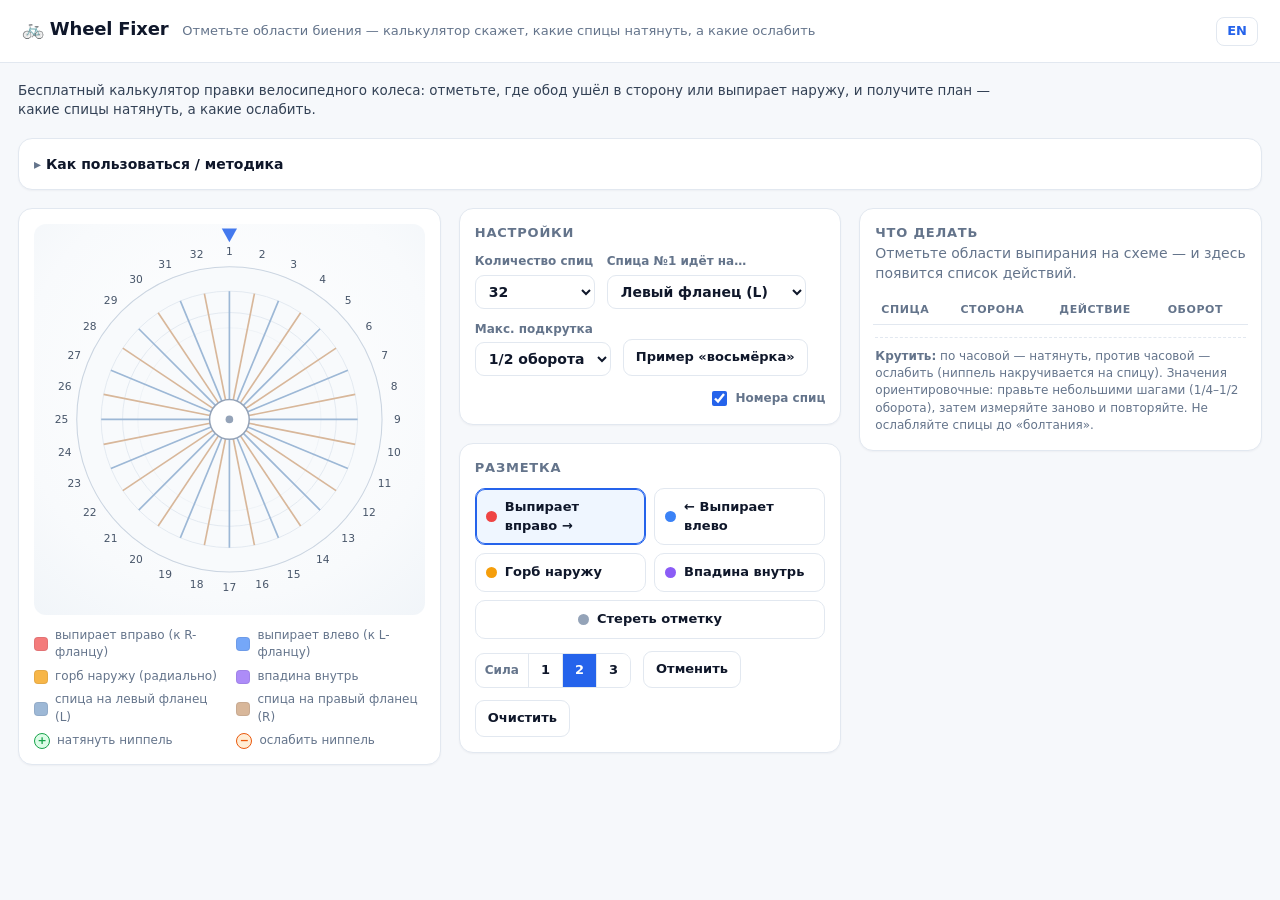
<file: index.html>
<!doctype html>
<html lang="ru">
<head>
<meta charset="utf-8" />
<meta name="viewport" content="width=device-width, initial-scale=1" />
<meta name="description" content="Бесплатный калькулятор правки велосипедного колеса: отметьте «восьмёрку» на схеме — узнаете, какие спицы натянуть, а какие ослабить и насколько." />
<link rel="canonical" href="https://teodar.github.io/wheel-fixer/" />
<link rel="alternate" hreflang="ru" href="https://teodar.github.io/wheel-fixer/" />
<link rel="alternate" hreflang="en" href="https://teodar.github.io/wheel-fixer/en/" />
<link rel="alternate" hreflang="x-default" href="https://teodar.github.io/wheel-fixer/" />
<meta name="robots" content="index,follow" />
<meta name="yandex-verification" content="2a9a9aeb4d796e9a" />
<meta name="google-site-verification" content="p1R6Dw1JphdCVZ0t5sGIGd0CAC-5a1NBXPnPSPuhQQw" />
<meta name="theme-color" content="#2563eb" />
<link rel="icon" href="favicon.svg?v=3" type="image/svg+xml" />
<meta property="og:type" content="website" />
<meta property="og:site_name" content="Wheel Fixer" />
<meta property="og:title" content="Калькулятор правки велосипедного колеса — Wheel Fixer" />
<meta property="og:description" content="Отметьте «восьмёрку» на схеме — калькулятор покажет, какие спицы натянуть, а какие ослабить." />
<meta property="og:url" content="https://teodar.github.io/wheel-fixer/" />
<meta property="og:image" content="https://teodar.github.io/wheel-fixer/og.png" />
<meta property="og:image:width" content="1200" />
<meta property="og:image:height" content="630" />
<meta property="og:locale" content="ru_RU" />
<meta property="og:locale:alternate" content="en_US" />
<meta name="twitter:card" content="summary_large_image" />
<meta name="twitter:title" content="Калькулятор правки велосипедного колеса — Wheel Fixer" />
<meta name="twitter:description" content="Отметьте «восьмёрку» на схеме — калькулятор покажет, какие спицы натянуть, а какие ослабить." />
<meta name="twitter:image" content="https://teodar.github.io/wheel-fixer/og.png" />
<link rel="stylesheet" href="styles.css" />
<script type="application/ld+json">
{"@context":"https://schema.org","@type":"WebApplication","name":"Wheel Fixer","alternateName":"Калькулятор правки велосипедного колеса","url":"https://teodar.github.io/wheel-fixer/","applicationCategory":"UtilityApplication","operatingSystem":"Any (modern web browser)","browserRequirements":"Requires JavaScript","inLanguage":"ru","isAccessibleForFree":true,"offers":{"@type":"Offer","price":"0","priceCurrency":"USD"},"description":"Бесплатный веб-калькулятор правки велосипедного колеса: отметьте зоны бокового и радиального биения и получите список спиц, которые нужно натянуть или ослабить."}
</script>
<title>Калькулятор правки велосипедного колеса — Wheel Fixer</title>

</head>
<body>
<header>
  <h1>🚲 Wheel Fixer</h1>
  <span class="sub">Отметьте области биения — калькулятор скажет, какие спицы натянуть, а какие ослабить</span>
    <a class="lang" href="en/" hreflang="en" title="English version">EN</a>
</header>

<main>
    <p class="intro span-all">Бесплатный калькулятор правки велосипедного колеса: отметьте, где обод ушёл в сторону или выпирает наружу, и получите план — какие спицы натянуть, а какие ослабить.</p>
  <details class="card howto span-all">
    <summary>Как пользоваться / методика</summary>
      <div class="body">
        <ol>
          <li>Закрепите колесо в станке или в перевёрнутой раме.</li>
          <li>Сторона привода (трещотка / кассета) — это <b>правая сторона (R)</b>. Спицы, идущие к правому фланцу втулки, помечены R, к левому — L.</li>
          <li>Совместите верх схемы со <b>спицей №1</b>: найдите её на колесе и договоритесь, что она «на 12 часах». Нумерация — по часовой стрелке.</li>
          <li>Мелком или индикатором определите зоны биения. Кликните по нужному сегменту схемы (можно вести мышью, отмечая несколько подряд):
            <br>• <span style="color:#ef4444;font-weight:700">красный</span> — выпирает вправо; <span style="color:#3b82f6;font-weight:700">синий</span> — влево (это и есть «восьмёрка»);
            <br>• <span style="color:#f59e0b;font-weight:700">оранжевый</span> — горб наружу; <span style="color:#8b5cf6;font-weight:700">фиолетовый</span> — впадина (радиальное биение).</li>
          <li>Смотрите таблицу «Что делать»: для каждой спицы указано, натянуть (− нет, «+») или ослабить и на сколько оборотов.</li>
          <li>Подкрутите ниппели (по часовой — натянуть, против — ослабить), снова проверьте колесо и повторите разметку. Обычно хватает 2–3 проходов.</li>
        </ol>
        <div class="callout">
          <b>Правило «восьмёрки» простыми словами:</b> там, где обод ушёл вправо, — натяните левую спицу и ослабьте правую (и наоборот). Калькулятор сам находит нужные спицы по обе стороны от отмеченного промежутка.
        </div>
        <div>
          <b>Куда крутить ниппель.</b> Ниппель — это <b>гайка</b>, накрученная на конец спицы. Резьба есть только на спице — в ободе её нет: ниппель просто вставлен в отверстие и держится в нём шляпкой. Поэтому натянуть спицу = <b>накрутить ниппель глубже</b>, как гайку на болт.
          Крутите <b>по часовой стрелке</b>, если смотреть на ниппель сверху — <b>со стороны покрышки</b>: натягиваем. <b>Против часовой</b> — ослабляем. Смотрите обязательно сверху: со стороны втулки всё зеркально.
          <br><b>Сомневаетесь?</b> Поверните один ниппель на 1/4 оборота по часовой — «звон» спицы станет выше. Стал ниже — крутили не туда. Точное число оборотов зависит от колеса, поэтому значения — ориентир.
        </div>
        <div>
          <b>Оговорки:</b> модель предполагает, что спицы чередуются L/R (обычная классическая сборка). Если у вас нестандартная схема (2:1, радиальные спицы и т.п.) — трактуйте результат как подсказку по направлению.
        </div>
        <figure class="spoke-hint">
          <img src="nipple.png" width="1400" height="876" loading="lazy" alt="Разрез крепления спицы к ободу: ниппель — это гайка, накрученная на резьбовой конец спицы. По часовой стрелке — натянуть, против часовой — ослабить." />
          <figcaption><span class="c-tight">⟳ по часовой — натянуть</span><span class="c-loose">⟲ против часовой — ослабить</span></figcaption>
        </figure>
      </div>
  </details>

  <section class="card wheel-card">
    <svg id="wheel" viewBox="-128 -128 256 256" role="img" aria-label="Схема колеса. Кликайте по сегментам, чтобы отметить зоны биения."></svg>
    <div class="legend">
      <span class="item"><span class="sw red"></span>выпирает вправо (к R-фланцу)</span>
      <span class="item"><span class="sw blue"></span>выпирает влево (к L-фланцу)</span>
      <span class="item"><span class="sw amber"></span>горб наружу (радиально)</span>
      <span class="item"><span class="sw violet"></span>впадина внутрь</span>
      <span class="item"><span class="sw L"></span>спица на левый фланец (L)</span>
      <span class="item"><span class="sw R"></span>спица на правый фланец (R)</span>
      <span class="item"><span class="badge t">+</span>натянуть ниппель</span>
      <span class="item"><span class="badge l">−</span>ослабить ниппель</span>
    </div>
  </section>

  <div class="controls-col">
    <section class="card settings-card">
      <h2>Настройки</h2>
      <div class="row">
        <label>Количество спиц
          <select id="nSel"></select>
        </label>
        <label>Спица №1 идёт на…
          <select id="sideSel">
            <option value="L">Левый фланец (L)</option>
            <option value="R">Правый фланец (R)</option>
          </select>
        </label>
      </div>

      <div class="row">
        <label>Макс. подкрутка
          <select id="turnSel">
            <option value="0.25">1/4 оборота</option>
            <option value="0.5" selected>1/2 оборота</option>
            <option value="0.75">3/4 оборота</option>
            <option value="1">1 оборот</option>
          </select>
        </label>
        <button class="btn" id="exampleBtn">Пример «восьмёрка»</button>
        <label class="chk"><input type="checkbox" id="numChk" checked /> Номера спиц</label>
      </div>
    </section>

    <section class="card toolbar-card">
      <h2>Разметка</h2>
      <div class="modes" id="modes">
        <button class="mode active" data-mode="latR" title="Выпирает вправо (к R-фланцу)"><span class="dot"></span><span class="mlong">Выпирает вправо →</span><span class="mshort">→ вправо</span></button>
        <button class="mode" data-mode="latL" title="Выпирает влево (к L-фланцу)"><span class="dot"></span><span class="mlong">← Выпирает влево</span><span class="mshort">← влево</span></button>
        <button class="mode" data-mode="radO" title="Горб наружу (радиально)"><span class="dot"></span><span class="mlong">Горб наружу</span><span class="mshort">горб</span></button>
        <button class="mode" data-mode="radI" title="Впадина внутрь"><span class="dot"></span><span class="mlong">Впадина внутрь</span><span class="mshort">впадина</span></button>
        <button class="mode erase" data-mode="erase" title="Стереть отметку"><span class="dot"></span><span class="mlong">Стереть отметку</span><span class="mshort">стереть</span></button>
      </div>

      <div class="row toolbar-row">
        <div class="seg" id="segStr" role="group" aria-label="Сила отметки">
          <span class="seg-label">Сила</span>
          <button type="button" class="seg-btn" data-val="1">1</button>
          <button type="button" class="seg-btn active" data-val="2">2</button>
          <button type="button" class="seg-btn" data-val="3">3</button>
        </div>
        <button class="btn" id="undoBtn">Отменить</button>
        <button class="btn" id="clearBtn">Очистить</button>
      </div>
    </section>
  </div>

  <section class="card results-card" id="resultsCard">
      <div class="results-head">
        <h2>Что делать</h2>
        <button type="button" class="res-toggle" id="resToggle" aria-expanded="false" aria-controls="resBody" title="Показать/скрыть">▾</button>
      </div>
      <div id="summary" class="summary"></div>
      <div class="res-body" id="resBody">
        <div class="table-wrap">
          <table id="resTable">
            <thead><tr><th>Спица</th><th>Сторона</th><th>Действие</th><th>Оборот</th></tr></thead>
            <tbody></tbody>
          </table>
        </div>
        <div class="note"><b>Крутить:</b> по часовой — натянуть, против часовой — ослабить (ниппель накручивается на спицу). Значения ориентировочные: правьте небольшими шагами (1/4–1/2 оборота), затем измеряйте заново и повторяйте. Не ослабляйте спицы до «болтания».</div>
      </div>
  </section>
</main>

<script src="app.js"></script>
</body>
</html>
</file>
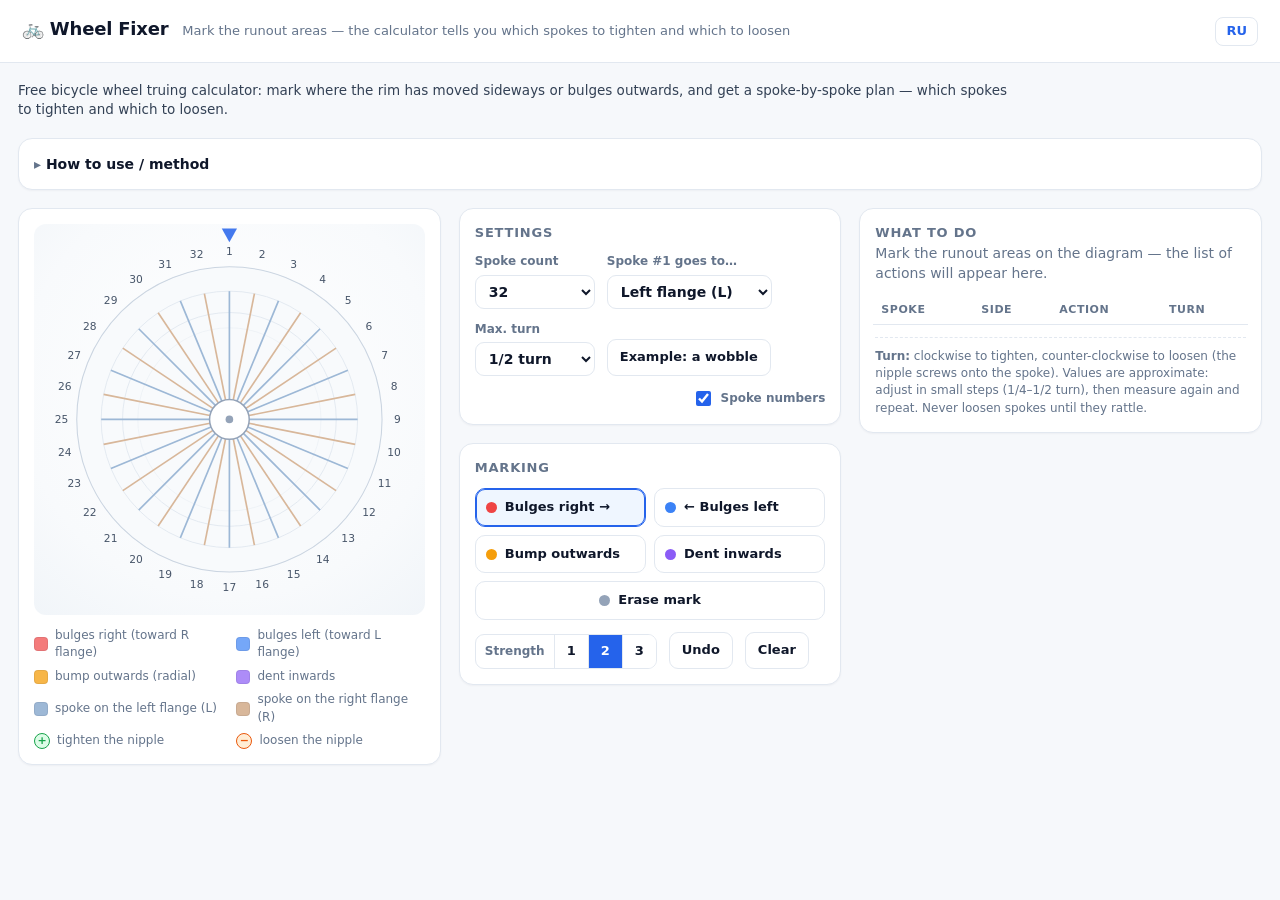
<file: en/index.html>
<!doctype html>
<html lang="en">
<head>
<meta charset="utf-8" />
<meta name="viewport" content="width=device-width, initial-scale=1" />
<meta name="description" content="Free bicycle wheel truing calculator. Mark lateral rim runout (a wobble, or &#8220;8&#8221;) and get a spoke-by-spoke plan: which spokes to tighten and which to loosen." />
<link rel="canonical" href="https://teodar.github.io/wheel-fixer/en/" />
<link rel="alternate" hreflang="ru" href="https://teodar.github.io/wheel-fixer/" />
<link rel="alternate" hreflang="en" href="https://teodar.github.io/wheel-fixer/en/" />
<link rel="alternate" hreflang="x-default" href="https://teodar.github.io/wheel-fixer/" />
<meta name="robots" content="index,follow" />
<meta name="yandex-verification" content="2a9a9aeb4d796e9a" />
<meta name="google-site-verification" content="p1R6Dw1JphdCVZ0t5sGIGd0CAC-5a1NBXPnPSPuhQQw" />
<meta name="theme-color" content="#2563eb" />
<link rel="icon" href="../favicon.svg?v=3" type="image/svg+xml" />
<meta property="og:type" content="website" />
<meta property="og:site_name" content="Wheel Fixer" />
<meta property="og:title" content="Bicycle Wheel Truing Calculator — Wheel Fixer" />
<meta property="og:description" content="Mark the wobble on the wheel diagram — the calculator shows which spokes to tighten and which to loosen." />
<meta property="og:url" content="https://teodar.github.io/wheel-fixer/en/" />
<meta property="og:image" content="https://teodar.github.io/wheel-fixer/og.png" />
<meta property="og:image:width" content="1200" />
<meta property="og:image:height" content="630" />
<meta property="og:locale" content="en_US" />
<meta property="og:locale:alternate" content="ru_RU" />
<meta name="twitter:card" content="summary_large_image" />
<meta name="twitter:title" content="Bicycle Wheel Truing Calculator — Wheel Fixer" />
<meta name="twitter:description" content="Mark the wobble on the wheel diagram — the calculator shows which spokes to tighten and which to loosen." />
<meta name="twitter:image" content="https://teodar.github.io/wheel-fixer/og.png" />
<link rel="stylesheet" href="../styles.css" />
<script type="application/ld+json">
{"@context":"https://schema.org","@type":"WebApplication","name":"Wheel Fixer","alternateName":"Bicycle Wheel Truing Calculator","url":"https://teodar.github.io/wheel-fixer/en/","applicationCategory":"UtilityApplication","operatingSystem":"Any (modern web browser)","browserRequirements":"Requires JavaScript","inLanguage":"en","isAccessibleForFree":true,"offers":{"@type":"Offer","price":"0","priceCurrency":"USD"},"description":"Free web calculator for truing a bicycle wheel: mark lateral and radial rim runout and get a list of the spokes to tighten or loosen."}
</script>
<title>Bicycle Wheel Truing Calculator — Wheel Fixer</title>
</head>
<body>
<header>
  <h1>🚲 Wheel Fixer</h1>
  <span class="sub">Mark the runout areas — the calculator tells you which spokes to tighten and which to loosen</span>
    <a class="lang" href="../" hreflang="ru" title="Русская версия">RU</a>
</header>

<main>
    <p class="intro span-all">Free bicycle wheel truing calculator: mark where the rim has moved sideways or bulges outwards, and get a spoke-by-spoke plan — which spokes to tighten and which to loosen.</p>
  <details class="card howto span-all">
    <summary>How to use / method</summary>
      <div class="body">
        <ol>
          <li>Fix the wheel in a truing stand or in an upside-down frame.</li>
          <li>The drive side (freewheel / cassette) is the <b>right side (R)</b>. Spokes going to the right hub flange are marked R, to the left — L.</li>
          <li>Line up the top of the diagram with <b>spoke #1</b>: find it on the wheel and agree that it sits at 12 o'clock. Numbering goes clockwise.</li>
          <li>Find the runout areas with chalk or a gauge. Click the matching segment on the diagram (you can drag to mark several in a row):
            <br>&bull; <span style="color:#ef4444;font-weight:700">red</span> — bulges right; <span style="color:#3b82f6;font-weight:700">blue</span> — bulges left (this is the wobble, or &#8220;8&#8221;);
            <br>&bull; <span style="color:#f59e0b;font-weight:700">orange</span> — bump outwards; <span style="color:#8b5cf6;font-weight:700">purple</span> — dent inwards (radial runout).</li>
          <li>Use the &#8220;What to do&#8221; table: for every spoke it shows tighten (+) or loosen (&minus;) and by how much.</li>
          <li>Turn the nipples (clockwise to tighten, counter-clockwise to loosen), check the wheel again and repeat the marking. Two or three passes are usually enough.</li>
        </ol>
        <div class="callout">
          <b>The wobble rule in plain words:</b> where the rim has moved to the right, tighten the left spoke and loosen the right one (and vice versa). The calculator finds the right spokes on both sides of the marked gap.
        </div>
        <div>
          <b>Which way to turn the nipple.</b> The nipple is a <b>nut</b> screwed onto the end of the spoke. Only the spoke is threaded — the rim isn't: the nipple just sits in a hole and is held by its head. So tightening means screwing the nipple <b>further onto the spoke</b>, like a nut on a bolt.
          Turn it <b>clockwise as you look at it from the rim side (the outside of the wheel)</b>: that tightens. <b>Counter-clockwise</b> loosens. Always look from the rim side: from the hub side it&#8217;s mirrored.
          <br><b>Not sure?</b> Turn one nipple 1/4 turn clockwise — the spoke should sound higher. If it sounds lower, you turned the wrong way. The exact number of turns depends on the wheel, so the values are a guide.
        </div>
        <div>
          <b>Caveats:</b> the model assumes the spokes alternate L/R (a standard build). If your wheel is unusual (2:1, radial lacing, etc.), treat the result as a hint about the direction only.
        </div>
        <figure class="spoke-hint">
          <img src="../nipple.png" width="1400" height="876" loading="lazy" alt="Cutaway of a spoke at the rim: the nipple is a nut screwed onto the threaded end of the spoke. Clockwise tightens, counter-clockwise loosens." />
          <figcaption><span class="c-tight">&#8635; clockwise — tighten</span><span class="c-loose">&#8634; counter-clockwise — loosen</span></figcaption>
        </figure>
      </div>
  </details>

  <section class="card wheel-card">
    <svg id="wheel" viewBox="-128 -128 256 256" role="img" aria-label="Wheel diagram. Click the segments to mark the runout areas."></svg>
    <div class="legend">
      <span class="item"><span class="sw red"></span>bulges right (toward R flange)</span>
      <span class="item"><span class="sw blue"></span>bulges left (toward L flange)</span>
      <span class="item"><span class="sw amber"></span>bump outwards (radial)</span>
      <span class="item"><span class="sw violet"></span>dent inwards</span>
      <span class="item"><span class="sw L"></span>spoke on the left flange (L)</span>
      <span class="item"><span class="sw R"></span>spoke on the right flange (R)</span>
      <span class="item"><span class="badge t">+</span>tighten the nipple</span>
      <span class="item"><span class="badge l">&minus;</span>loosen the nipple</span>
    </div>
  </section>

  <div class="controls-col">
    <section class="card settings-card">
      <h2>Settings</h2>
      <div class="row">
        <label>Spoke count
          <select id="nSel"></select>
        </label>
        <label>Spoke #1 goes to…
          <select id="sideSel">
            <option value="L">Left flange (L)</option>
            <option value="R">Right flange (R)</option>
          </select>
        </label>
      </div>

      <div class="row">
        <label>Max. turn
          <select id="turnSel">
            <option value="0.25">1/4 turn</option>
            <option value="0.5" selected>1/2 turn</option>
            <option value="0.75">3/4 turn</option>
            <option value="1">1 turn</option>
          </select>
        </label>
        <button class="btn" id="exampleBtn">Example: a wobble</button>
        <label class="chk"><input type="checkbox" id="numChk" checked /> Spoke numbers</label>
      </div>
    </section>

    <section class="card toolbar-card">
      <h2>Marking</h2>
      <div class="modes" id="modes">
        <button class="mode active" data-mode="latR" title="Bulges right (toward the R flange)"><span class="dot"></span><span class="mlong">Bulges right →</span><span class="mshort">→ right</span></button>
        <button class="mode" data-mode="latL" title="Bulges left (toward the L flange)"><span class="dot"></span><span class="mlong">← Bulges left</span><span class="mshort">← left</span></button>
        <button class="mode" data-mode="radO" title="Bump outwards (radial)"><span class="dot"></span><span class="mlong">Bump outwards</span><span class="mshort">bump</span></button>
        <button class="mode" data-mode="radI" title="Dent inwards"><span class="dot"></span><span class="mlong">Dent inwards</span><span class="mshort">dent</span></button>
        <button class="mode erase" data-mode="erase" title="Erase the mark"><span class="dot"></span><span class="mlong">Erase mark</span><span class="mshort">erase</span></button>
      </div>

      <div class="row toolbar-row">
        <div class="seg" id="segStr" role="group" aria-label="Mark strength">
          <span class="seg-label">Strength</span>
          <button type="button" class="seg-btn" data-val="1">1</button>
          <button type="button" class="seg-btn active" data-val="2">2</button>
          <button type="button" class="seg-btn" data-val="3">3</button>
        </div>
        <button class="btn" id="undoBtn">Undo</button>
        <button class="btn" id="clearBtn">Clear</button>
      </div>
    </section>
  </div>

  <section class="card results-card" id="resultsCard">
      <div class="results-head">
        <h2>What to do</h2>
        <button type="button" class="res-toggle" id="resToggle" aria-expanded="false" aria-controls="resBody" title="Show/hide">▾</button>
      </div>
      <div id="summary" class="summary"></div>
      <div class="res-body" id="resBody">
        <div class="table-wrap">
          <table id="resTable">
            <thead><tr><th>Spoke</th><th>Side</th><th>Action</th><th>Turn</th></tr></thead>
            <tbody></tbody>
          </table>
        </div>
        <div class="note"><b>Turn:</b> clockwise to tighten, counter-clockwise to loosen (the nipple screws onto the spoke). Values are approximate: adjust in small steps (1/4–1/2 turn), then measure again and repeat. Never loosen spokes until they rattle.</div>
      </div>
  </section>
</main>

<script src="../app.js"></script>
</body>
</html>
</file>
<file: styles.css>
:root{
    --bg:#f6f8fb; --panel:#ffffff; --border:#e2e8f0; --line:#eef2f7;
    --text:#0f172a; --muted:#64748b; --accent:#2563eb; --accent-soft:#eff6ff;
    --latR:#ef4444; --latL:#3b82f6; --radO:#f59e0b; --radI:#8b5cf6;
    --tight:#16a34a; --tight-soft:#dcfce7; --loose:#ea580c; --loose-soft:#ffedd5;
    --radius:14px;
  }
  *{box-sizing:border-box}
  html,body{height:100%}
  body{
    margin:0; background:var(--bg); color:var(--text);
    font-family:system-ui,-apple-system,"Segoe UI",Roboto,"Helvetica Neue",Arial,sans-serif;
    -webkit-font-smoothing:antialiased; line-height:1.45;
  }
  header{
    padding:16px 22px; background:var(--panel); border-bottom:1px solid var(--border);
    display:flex; align-items:baseline; gap:14px; flex-wrap:wrap;
  }
  header h1{font-size:18px; margin:0; letter-spacing:-0.2px}
  header .sub{color:var(--muted); font-size:13px}
  header .sub a{color:var(--accent); text-decoration:none}
  header .lang{margin-left:auto; font-size:13px; font-weight:700; color:var(--accent); text-decoration:none; border:1px solid var(--border); border-radius:8px; padding:4px 10px; white-space:nowrap}
  header .lang:hover{background:var(--accent-soft)}
  .intro{margin:0; font-size:13.5px; color:#334155; max-width:1000px}
  .spoke-hint{grid-column:1 / -1; margin:14px 0 0; display:flex; flex-direction:column; gap:8px; align-items:center}
  .spoke-hint img{width:100%; max-width:760px; height:auto; background:#fff; border-radius:10px}
  .spoke-hint figcaption{display:flex; flex-wrap:wrap; gap:6px 18px; font-size:12.5px; font-weight:700; justify-content:center}
  .spoke-hint .c-tight{color:var(--tight)}
  .spoke-hint .c-loose{color:var(--loose)}

  main{
    max-width:1440px; margin:0 auto; padding:18px;
    display:grid; grid-template-columns:1fr; gap:18px; align-items:start;
  }
  @media (min-width:900px){
    main{grid-template-columns:minmax(280px,1fr) minmax(320px,1fr)}
    .wheel-card{grid-column:1}
    .controls-col{grid-column:2}
    .results-card{grid-column:1 / -1}
  }
  @media (min-width:1150px){
    main{grid-template-columns:minmax(300px,1.05fr) minmax(300px,0.95fr) minmax(320px,1fr)}
    .results-card{grid-column:3}
  }

  .card{
    background:var(--panel); border:1px solid var(--border); border-radius:var(--radius);
    padding:15px; box-shadow:0 1px 2px rgba(15,23,42,.04);
  }
  .results-card{display:flex; flex-direction:column}
  .controls-col{display:flex; flex-direction:column; gap:18px}
  .mshort{display:none}

  /* сегментированный переключатель «силы» отметки */
  .seg{display:inline-flex; align-items:stretch; border:1px solid var(--border); border-radius:9px; overflow:hidden; background:#fff}
  .seg-label{display:flex; align-items:center; padding:0 9px; font-size:12px; font-weight:600; color:var(--muted)}
  .seg-btn{font:inherit; font-size:13px; font-weight:700; border:0; border-left:1px solid var(--border); background:#fff; color:var(--text); padding:7px 12px; cursor:pointer}
  .seg-btn:hover{background:#f8fafc}
  .seg-btn.active{background:var(--accent); color:#fff}

  /* заголовок результатов (на мобильном — раскрывающийся) */
  .results-head{display:flex; align-items:center; justify-content:space-between; gap:10px}
  .results-head h2{margin:0}
  .res-toggle{
    display:none; align-items:center; justify-content:center; width:30px; height:30px;
    border-radius:8px; border:1px solid var(--border); background:#fff; color:var(--muted);
    font-size:13px; cursor:pointer; transition:transform .15s;
  }
  h2{font-size:13px; text-transform:uppercase; letter-spacing:.06em; color:var(--muted); margin:0 0 10px}

  /* ---------- wheel ---------- */
  .wheel-card{display:flex; flex-direction:column; gap:12px}
  #wheel{
    width:100%; height:auto; display:block; touch-action:none; cursor:crosshair;
    user-select:none; -webkit-user-select:none; -webkit-tap-highlight-color:transparent;
    background:radial-gradient(circle at 50% 42%, #ffffff 0%, #f8fafc 70%, #f1f5f9 100%);
    border-radius:12px;
  }
  .legend{display:grid; grid-template-columns:1fr 1fr; gap:6px 14px; font-size:12px; color:var(--muted)}
  .legend .item{display:flex; align-items:center; gap:7px}
  .sw{width:14px; height:14px; border-radius:4px; flex:0 0 auto; border:1px solid rgba(15,23,42,.08)}
  .sw.red{background:rgba(239,68,68,.7)} .sw.blue{background:rgba(59,130,246,.7)}
  .sw.amber{background:rgba(245,158,11,.75)} .sw.violet{background:rgba(139,92,246,.7)}
  .sw.L{background:#9db8d6} .sw.R{background:#d8b79a}
  .legend .badge{display:inline-flex;align-items:center;justify-content:center;width:16px;height:16px;border-radius:50%;font-weight:700;font-size:11px}
  .badge.t{background:var(--tight-soft);color:var(--tight);border:1px solid var(--tight)}
  .badge.l{background:var(--loose-soft);color:var(--loose);border:1px solid var(--loose)}

  /* блок «Как пользоваться» — на всю ширину */
  .span-all{grid-column:1 / -1}

  /* таблица результатов: ограниченная высота + внутренний скролл */
  .table-wrap{max-height:min(58vh,560px); overflow:auto; margin:0 -2px}
  .table-wrap table thead th{
    position:sticky; top:0; z-index:1; background:var(--panel);
    box-shadow:0 1px 0 var(--border);
  }

  /* ---------- controls ---------- */
  .row{display:flex; gap:12px; flex-wrap:wrap; align-items:flex-end; margin-bottom:12px}
  .row:last-child{margin-bottom:0}
  label{display:flex; flex-direction:column; gap:4px; font-size:12px; color:var(--muted); font-weight:600}
  select{font:inherit}
  select{
    padding:7px 9px; border:1px solid var(--border); border-radius:9px; background:#fff; color:var(--text);
    font-size:14px; min-width:120px;
  }

  .modes{display:grid; grid-template-columns:1fr 1fr; gap:8px; margin-bottom:12px}
  .mode{
    font:inherit; font-size:13px; font-weight:600; padding:9px 10px; cursor:pointer;
    border:1px solid var(--border); background:#fff; color:var(--text); border-radius:10px;
    display:flex; align-items:center; gap:8px; transition:.12s; text-align:left;
  }
  .mode:hover{border-color:#cbd5e1; background:#fafbfc}
  .mode .dot{width:11px;height:11px;border-radius:50%;flex:0 0 auto}
  .mode[data-mode=latR] .dot{background:var(--latR)}
  .mode[data-mode=latL] .dot{background:var(--latL)}
  .mode[data-mode=radO] .dot{background:var(--radO)}
  .mode[data-mode=radI] .dot{background:var(--radI)}
  .mode[data-mode=erase] .dot{background:#94a3b8}
  .mode.active{border-color:var(--accent); background:var(--accent-soft); box-shadow:0 0 0 1px var(--accent) inset}
  .mode.erase{grid-column:span 2; justify-content:center}

  button.btn{
    font:inherit; font-size:13px; font-weight:600; padding:8px 12px; cursor:pointer;
    border:1px solid var(--border); background:#fff; color:var(--text); border-radius:9px; transition:.12s;
  }
  button.btn:hover{background:#f8fafc; border-color:#cbd5e1}
  button.btn.primary{background:var(--accent); border-color:var(--accent); color:#fff}
  button.btn.primary:hover{background:#1d4ed8}
  .chk{flex-direction:row; align-items:center; gap:6px; font-weight:600; color:var(--muted); cursor:pointer; margin-left:auto}
  .chk input{accent-color:var(--accent); width:15px; height:15px}

  /* ---------- results ---------- */
  .summary{font-size:14px; margin-bottom:12px; color:var(--text)}
  .summary b.tight{color:var(--tight)} .summary b.loose{color:var(--loose)}
  .muted{color:var(--muted)}
  table{width:100%; border-collapse:collapse; font-size:14px}
  th{text-align:left; font-size:11px; text-transform:uppercase; letter-spacing:.05em; color:var(--muted); padding:6px 8px; border-bottom:1px solid var(--border)}
  td{padding:7px 8px; border-bottom:1px solid var(--line)}
  tr:last-child td{border-bottom:none}
  td:first-child{font-variant-numeric:tabular-nums; font-weight:700}
  .tag{display:inline-flex;align-items:center;justify-content:center;width:20px;height:20px;border-radius:6px;font-size:12px;font-weight:700}
  .tag.L{background:#e8f0fb;color:#2563eb} .tag.R{background:#fbeede;color:#b45309}
  .act{font-weight:600}
  .act.tight{color:var(--tight)} .act.loose{color:var(--loose)}
  .note{font-size:12px; color:var(--muted); margin-top:12px; padding-top:10px; border-top:1px dashed var(--border)}

  details.howto summary{cursor:pointer; font-weight:700; font-size:14px; color:var(--text); list-style:none}
  details.howto summary::-webkit-details-marker{display:none}
  details.howto summary::before{content:"▸ "; color:var(--muted)}
  details.howto[open] summary::before{content:"▾ "}
  details.howto .body{margin-top:12px; font-size:13px; color:#334155; display:flex; flex-direction:column; gap:10px}
  details.howto ol{margin:0; padding-left:20px; display:flex; flex-direction:column; gap:6px}
  /* на широком экране методика раскладывается в две колонки */
  @media (min-width:881px){
    details.howto .body{display:grid; grid-template-columns:1.15fr 1fr; gap:8px 30px; align-items:start}
    details.howto .body > ol{grid-row:span 3}
  }
  details.howto code{background:#f1f5f9; padding:1px 5px; border-radius:5px; font-size:12px}
  .callout{background:#fff7ed; border:1px solid #fed7aa; color:#9a3412; border-radius:10px; padding:9px 11px; font-size:12.5px}

  /* ---------- компактный режим для телефона ---------- */
  @media (max-width:720px){
    main{padding:10px; padding-bottom:160px; gap:12px}
    header{padding:12px 14px}
    header h1{font-size:16px}
    header .sub{display:none}
    .card{padding:12px; border-radius:12px}
    .wheel-card{padding:6px}
    .legend{font-size:10.5px; gap:5px 10px}
    .table-wrap{max-height:52vh}

    /* результаты сворачиваются в аккордеон */
    .res-toggle{display:inline-flex}
    .results-card .res-body{display:none}
    .results-card.open .res-body{display:block}
    .results-card.open .res-toggle{transform:rotate(180deg)}

    /* панель инструментов прижата к низу */
    .toolbar-card{
      position:fixed; left:0; right:0; bottom:0; z-index:60; margin:0;
      border-left:0; border-right:0; border-bottom:0;
      border-radius:14px 14px 0 0;
      padding:9px 10px calc(9px + env(safe-area-inset-bottom, 0px));
      box-shadow:0 -6px 24px rgba(15,23,42,.16);
    }
    .toolbar-card h2{display:none}
    .toolbar-card .modes{grid-template-columns:repeat(5, minmax(0,1fr)); gap:6px; margin-bottom:8px}
    .toolbar-card .mode{
      flex-direction:column; gap:2px; padding:8px 2px; font-size:10.5px;
      justify-content:center; text-align:center; line-height:1.15;
    }
    .toolbar-card .mode .mlong{display:none}
    .toolbar-card .mode .mshort{display:inline}
    .toolbar-card .mode.erase{grid-column:auto}
    .toolbar-row{gap:8px; margin-bottom:0; flex-wrap:nowrap}
    .toolbar-row .btn{padding:8px 10px; font-size:12px; flex:0 0 auto}
    .seg{flex:1 1 auto; min-width:0}
    .seg-btn{flex:1 1 0; padding:7px 0}
  }
</file>
